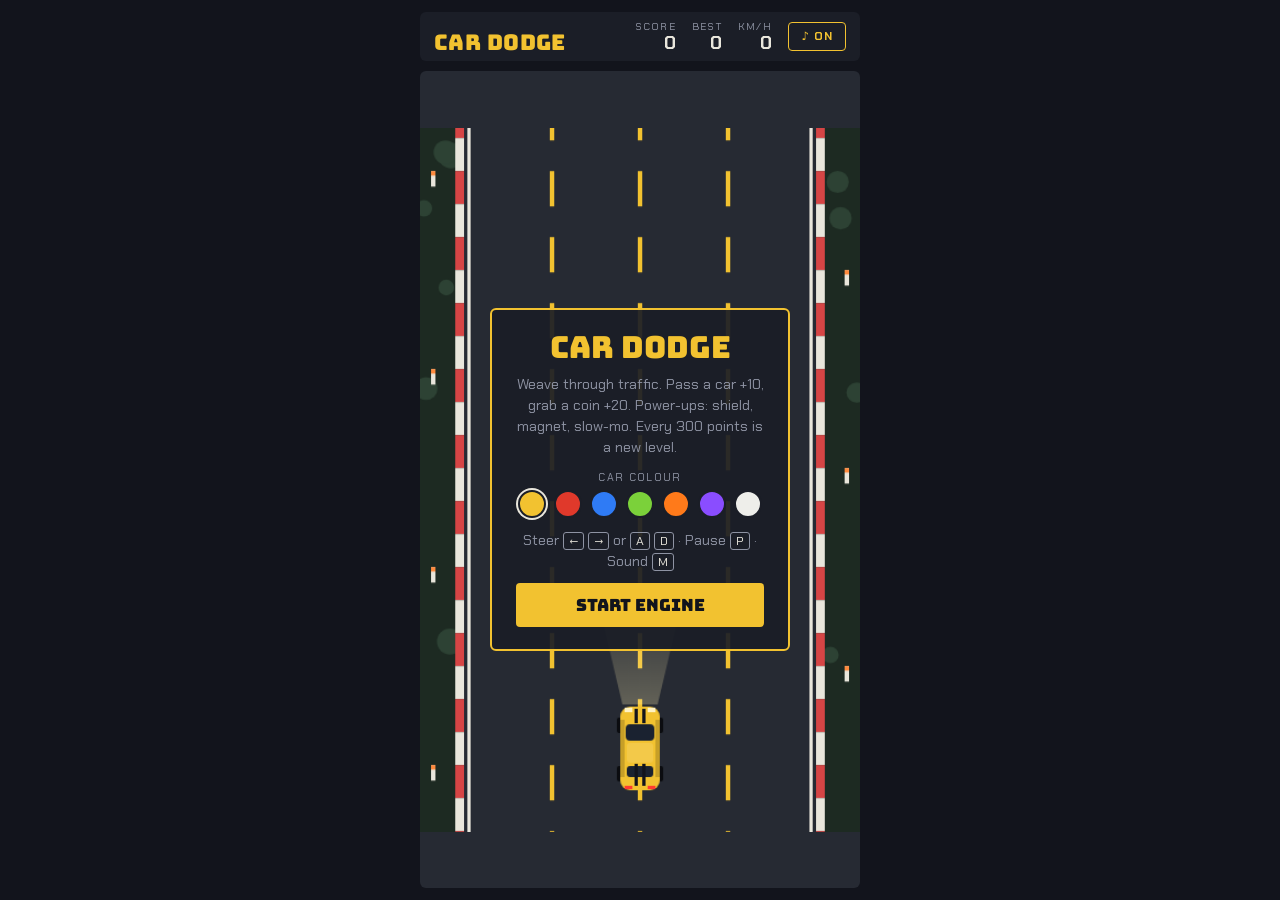
<file: index.html>
<!DOCTYPE html>
<html lang="en">
<head>
  <meta charset="utf-8">
  <meta name="viewport" content="width=device-width, initial-scale=1, viewport-fit=cover">
  <meta name="description" content="Car Dodge – a 2D car dodging arcade game built with HTML5 Canvas and JavaScript.">
  <title>Car Dodge</title>
  <link rel="preconnect" href="https://fonts.googleapis.com">
  <link rel="preconnect" href="https://fonts.gstatic.com" crossorigin>
  <link rel="stylesheet" href="https://fonts.googleapis.com/css2?family=Bungee&family=Chakra+Petch:wght@500;700&display=swap">
  <link rel="stylesheet" href="css/style.css">
</head>
<body>
  <div class="cabinet">
    <header class="hud">
      <h1>Car Dodge</h1>
      <div class="stat"><span>Score</span><b id="score">0</b></div>
      <div class="stat"><span>Best</span><b id="best">0</b></div>
      <div class="stat"><span>km/h</span><b id="kmh">0</b></div>
      <button class="sound" id="muteBtn" aria-pressed="true" aria-label="Sound">♪ ON</button>
    </header>

    <div class="stage">
      <canvas id="game" width="400" height="640" aria-label="Car Dodge road"></canvas>
      <div class="overlay">
        <div class="card" id="menu">
          <h2>Car Dodge</h2>
          <p>Weave through traffic. Pass a car +10, grab a coin +20. Power-ups: shield, magnet, slow-mo. Every 300 points is a new level.</p>
          <div class="picker" data-picker></div>
          <p class="keys-hint">Steer <kbd>←</kbd> <kbd>→</kbd> or <kbd>A</kbd> <kbd>D</kbd> · Pause <kbd>P</kbd> · Sound <kbd>M</kbd></p>
          <button id="startBtn">Start engine</button>
        </div>
        <div class="card" id="paused" hidden>
          <h2>Paused</h2>
          <button id="resumeBtn">Resume</button>
        </div>
        <div class="card crash" id="over" hidden>
          <h2>Crashed</h2>
          <div class="big" id="finalScore">0</div>
          <div class="newbest" id="newBest" hidden>New best score</div>
          <p id="overStats"></p>
          <div class="picker" data-picker></div>
          <button id="restartBtn">Drive again</button>
          <p class="keys-hint">or press <kbd>Space</kbd></p>
        </div>
      </div>
    </div>

    <div class="pedals">
      <button id="leftBtn" aria-label="Steer left">◀</button>
      <button id="rightBtn" aria-label="Steer right">▶</button>
    </div>
  </div>

  <script src="js/game.js"></script>
</body>
</html>
</file>
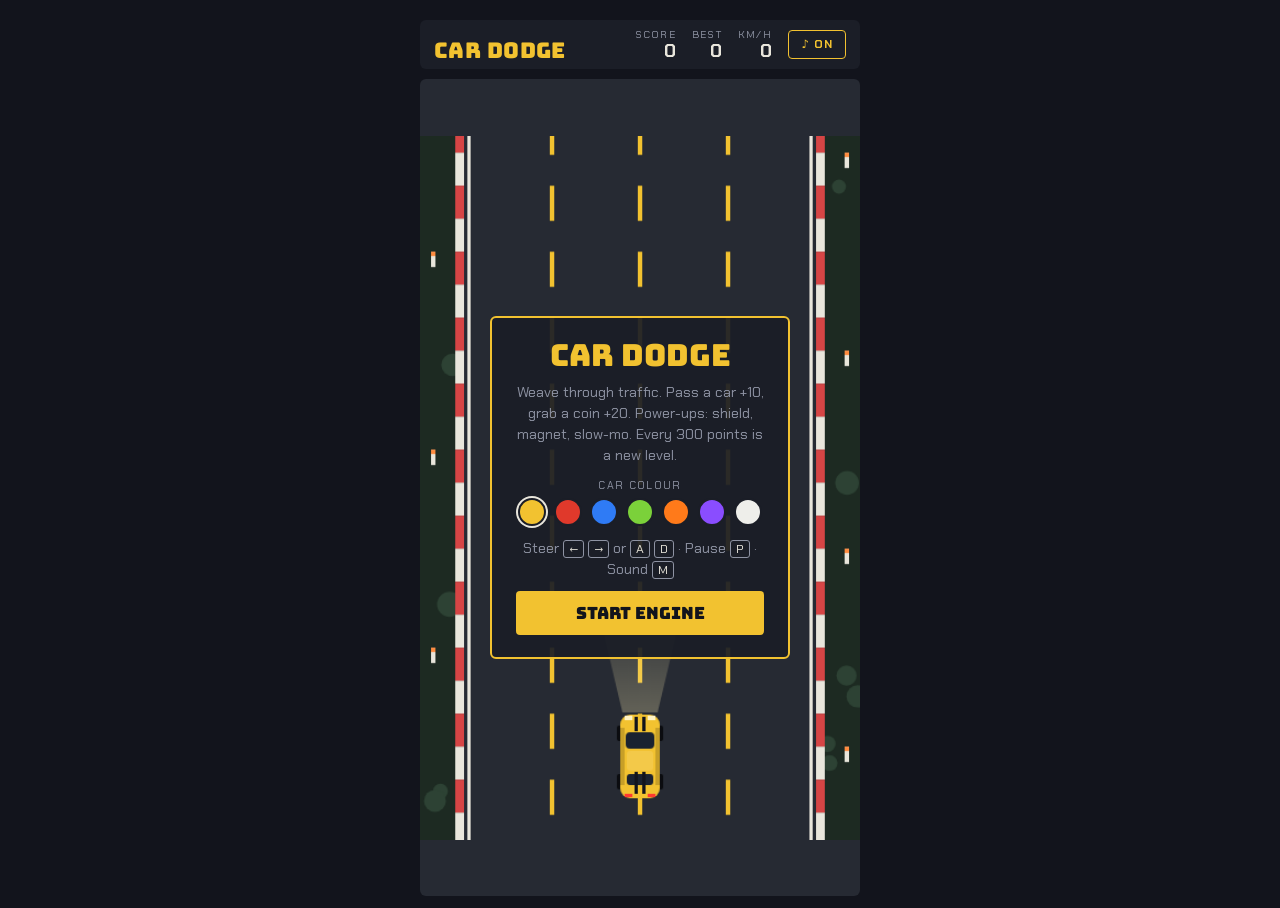
<file: CarDodge_standalone.html>
<!doctype html><html lang="en"><head><meta charset="utf-8"><meta name="viewport" content="width=device-width,initial-scale=1"></head><body>
<title>Car Dodge</title>
<meta name="claude:viewport-fit-sides" content="cover">
<link rel="preconnect" href="https://fonts.googleapis.com">
<link rel="stylesheet" href="https://fonts.googleapis.com/css2?family=Bungee&family=Chakra+Petch:wght@500;700&display=swap">
<style>
/* Layout: one-screen arcade cabinet — HUD strip, portrait road canvas, touch pedals underneath. Single deliberate night look. */
:root {
  --night: #12141c;        /* page ground */
  --asphalt: #262a33;      /* road surface */
  --panel: #1b1e27;        /* HUD + overlay panels */
  --line: #f2c230;         /* lane-marking amber, the accent */
  --chalk: #e9e6dc;        /* primary text */
  --dust: #8e93a3;         /* secondary text */
  --brake: #ff5b4a;        /* crash / danger */
  --display: "Bungee", "Impact", "Arial Black", sans-serif;
  --ui: "Chakra Petch", "Segoe UI", system-ui, sans-serif;
  color-scheme: dark;
}
html, body { height: 100%; }
[hidden] { display: none !important; }
body {
  background: var(--night);
  color: var(--chalk);
  font-family: var(--ui);
  padding-left: max(16px, env(safe-area-inset-left, 0px));
  padding-right: max(16px, env(safe-area-inset-right, 0px));
  padding-block: 12px;
  box-sizing: border-box;
  overflow: hidden;
  -webkit-user-select: none; user-select: none;
  touch-action: manipulation;
}
.cabinet {
  height: 100%;
  max-width: 440px;
  margin: 0 auto;
  display: flex;
  flex-direction: column;
  gap: 10px;
  min-height: 0;
}
.hud {
  display: grid;
  grid-template-columns: 1fr auto auto auto auto;
  align-items: end;
  gap: 16px;
  background: var(--panel);
  border-radius: 6px;
  padding: 8px 14px;
}
.hud h1 {
  margin: 0;
  font-family: var(--display);
  font-weight: 400;
  font-size: 1.35rem;
  line-height: 1;
  color: var(--line);
  letter-spacing: 0.02em;
}
.stat { display: flex; flex-direction: column; align-items: flex-end; min-width: 0; }
.stat span:first-child {
  font-size: 0.66rem; text-transform: uppercase; letter-spacing: 0.12em; color: var(--dust);
}
.stat b { font-size: 1.15rem; font-variant-numeric: tabular-nums; line-height: 1.1; }
.stage {
  position: relative;
  flex: 1;
  min-height: 0;
  display: flex;
  justify-content: center;
}
canvas {
  display: block;
  height: 100%;
  max-width: 100%;
  aspect-ratio: 400 / 640;
  object-fit: contain;
  border-radius: 6px;
  background: var(--asphalt);
  touch-action: none;
}
.overlay {
  position: absolute;
  inset: 0;
  display: grid;
  place-items: center;
  pointer-events: none;
}
.card {
  pointer-events: auto;
  background: color-mix(in srgb, var(--panel) 92%, transparent);
  border: 2px solid var(--line);
  border-radius: 6px;
  padding: 22px 24px;
  width: min(82%, 300px);
  box-sizing: border-box;
  text-align: center;
  display: flex;
  flex-direction: column;
  gap: 12px;
}
.card h2 {
  margin: 0;
  font-family: var(--display);
  font-weight: 400;
  font-size: 1.9rem;
  line-height: 1;
  text-wrap: balance;
  color: var(--line);
}
.card.crash { border-color: var(--brake); }
.card.crash h2 { color: var(--brake); }
.card p { margin: 0; color: var(--dust); line-height: 1.45; font-size: 0.9rem; }
.card .big { font-size: 2.4rem; font-weight: 700; color: var(--chalk); font-variant-numeric: tabular-nums; line-height: 1; }
.card .newbest { color: var(--line); font-weight: 700; letter-spacing: 0.1em; text-transform: uppercase; font-size: 0.8rem; }
kbd {
  font-family: var(--ui); font-size: 0.78rem; color: var(--chalk);
  border: 1px solid var(--dust); border-radius: 3px; padding: 0 5px;
}
button {
  font-family: var(--display);
  font-size: 1.05rem;
  background: var(--line);
  color: var(--night);
  border: 0;
  border-radius: 4px;
  padding: 11px 16px;
  cursor: pointer;
}
button:focus-visible { outline: 3px solid var(--chalk); outline-offset: 3px; }
button:active { transform: translateY(1px); }
.sound {
  align-self: center;
  font-family: var(--ui);
  font-weight: 700;
  font-size: 0.72rem;
  letter-spacing: 0.08em;
  background: transparent;
  color: var(--line);
  border: 1px solid var(--line);
  padding: 6px 8px;
  min-width: 58px;
}
.sound[aria-pressed="false"] { color: var(--dust); border-color: var(--dust); }
.picker { display: flex; flex-direction: column; gap: 6px; align-items: center; }
.picker-label { font-size: 0.68rem; text-transform: uppercase; letter-spacing: 0.12em; color: var(--dust); }
.swatches { display: flex; flex-wrap: wrap; justify-content: center; gap: 8px; }
.swatch {
  width: 28px; height: 28px; padding: 0;
  border-radius: 50%;
  border: 2px solid var(--panel);
  box-shadow: 0 0 0 2px transparent;
}
.swatch[aria-checked="true"] { box-shadow: 0 0 0 2px var(--chalk); }
.swatch:focus-visible { outline-offset: 4px; }
.pedals { display: none; gap: 10px; }
.pedals button {
  flex: 1;
  background: var(--panel);
  color: var(--chalk);
  font-size: 1.4rem;
  padding: 14px 0;
  border: 2px solid var(--dust);
  touch-action: none;
}
.pedals button.held { border-color: var(--line); color: var(--line); }
@media (pointer: coarse) { .pedals { display: flex; } .keys-hint { display: none; } }
@media (max-width: 380px) { .hud h1 { font-size: 1.05rem; } .hud { gap: 10px; } }
</style>

<div class="cabinet">
  <header class="hud">
    <h1>Car Dodge</h1>
    <div class="stat"><span>Score</span><b id="score">0</b></div>
    <div class="stat"><span>Best</span><b id="best">0</b></div>
    <div class="stat"><span>km/h</span><b id="kmh">0</b></div>
    <button class="sound" id="muteBtn" aria-pressed="true" aria-label="Sound">♪ ON</button>
  </header>

  <div class="stage">
    <canvas id="game" width="400" height="640" aria-label="Car Dodge road"></canvas>
    <div class="overlay">
      <div class="card" id="menu">
        <h2>Car Dodge</h2>
        <p>Weave through traffic. Pass a car +10, grab a coin +20. Power-ups: shield, magnet, slow-mo. Every 300 points is a new level.</p>
        <div class="picker" data-picker></div>
        <p class="keys-hint">Steer <kbd>←</kbd> <kbd>→</kbd> or <kbd>A</kbd> <kbd>D</kbd> · Pause <kbd>P</kbd> · Sound <kbd>M</kbd></p>
        <button id="startBtn">Start engine</button>
      </div>
      <div class="card" id="paused" hidden>
        <h2>Paused</h2>
        <button id="resumeBtn">Resume</button>
      </div>
      <div class="card crash" id="over" hidden>
        <h2>Crashed</h2>
        <div class="big" id="finalScore">0</div>
        <div class="newbest" id="newBest" hidden>New best score</div>
        <p id="overStats"></p>
        <div class="picker" data-picker></div>
        <button id="restartBtn">Drive again</button>
        <p class="keys-hint">or press <kbd>Space</kbd></p>
      </div>
    </div>
  </div>

  <div class="pedals">
    <button id="leftBtn" aria-label="Steer left">◀</button>
    <button id="rightBtn" aria-label="Steer right">▶</button>
  </div>
</div>

<script>
(() => {
  // ---------- Constants ----------
  const W = 400, H = 640;
  const ROAD_L = 40, ROAD_R = 360, LANES = 4, LANE_W = (ROAD_R - ROAD_L) / LANES;
  const CAR_W = 44, CAR_H = 80;
  const PALETTE = ['#3d8bfd', '#e8e6df', '#22b07d', '#c44dff', '#ff8a3d', '#5ac8e0', '#d64545'];

  const canvas = document.getElementById('game');
  const ctx = canvas.getContext('2d');
  const $ = id => document.getElementById(id);
  const ui = {
    score: $('score'), best: $('best'), kmh: $('kmh'),
    menu: $('menu'), paused: $('paused'), over: $('over'),
    finalScore: $('finalScore'), newBest: $('newBest'), overStats: $('overStats'),
  };

  // ---------- Sprite rendering (cars pre-drawn to offscreen canvases) ----------
  function roundRect(c, x, y, w, h, r) {
    c.beginPath();
    c.moveTo(x + r, y); c.arcTo(x + w, y, x + w, y + h, r); c.arcTo(x + w, y + h, x, y + h, r);
    c.arcTo(x, y + h, x, y, r); c.arcTo(x, y, x + w, y, r); c.closePath();
  }
  function makeCarSprite(body, isPlayer) {
    const s = document.createElement('canvas');
    s.width = CAR_W; s.height = CAR_H;
    const c = s.getContext('2d');
    // wheels
    c.fillStyle = '#0b0c10';
    [[1, 12], [CAR_W - 7, 12], [1, CAR_H - 24], [CAR_W - 7, CAR_H - 24]].forEach(([x, y]) => {
      roundRect(c, x, y, 6, 14, 2); c.fill();
    });
    // body
    c.fillStyle = body;
    roundRect(c, 4, 2, CAR_W - 8, CAR_H - 4, 9); c.fill();
    // side shading
    c.fillStyle = 'rgba(0,0,0,0.18)';
    c.fillRect(4, 14, 4, CAR_H - 28); c.fillRect(CAR_W - 8, 14, 4, CAR_H - 28);
    // windshield + rear window
    c.fillStyle = '#1a2230';
    roundRect(c, 9, 18, CAR_W - 18, 15, 4); c.fill();
    roundRect(c, 10, CAR_H - 24, CAR_W - 20, 10, 3); c.fill();
    // roof
    c.fillStyle = 'rgba(255,255,255,0.12)';
    roundRect(c, 10, 35, CAR_W - 20, 18, 3); c.fill();
    // headlights (front, top)
    c.fillStyle = '#fff3c4';
    c.fillRect(8, 3, 7, 4); c.fillRect(CAR_W - 15, 3, 7, 4);
    // tail-lights (rear, bottom)
    c.fillStyle = '#ff3b30';
    c.fillRect(8, CAR_H - 6, 7, 3); c.fillRect(CAR_W - 15, CAR_H - 6, 7, 3);
    if (isPlayer) {
      // racing stripes for the player car
      c.fillStyle = '#12141c';
      c.fillRect(CAR_W / 2 - 5, 4, 3, 13); c.fillRect(CAR_W / 2 + 2, 4, 3, 13);
      c.fillRect(CAR_W / 2 - 5, 54, 3, 20); c.fillRect(CAR_W / 2 + 2, 54, 3, 20);
    }
    return s;
  }
  // Player can choose a paint colour; traffic never uses a colour that looks like the player's.
  const PLAYER_COLORS = [
    { name: 'Taxi Yellow', hex: '#f2c230', avoid: [] },
    { name: 'Racing Red', hex: '#e0392b', avoid: ['#d64545', '#ff8a3d'] },
    { name: 'Electric Blue', hex: '#2f7bf5', avoid: ['#3d8bfd', '#5ac8e0'] },
    { name: 'Lime Green', hex: '#7bd13a', avoid: ['#22b07d'] },
    { name: 'Sunset Orange', hex: '#ff7a1a', avoid: ['#ff8a3d', '#d64545'] },
    { name: 'Midnight Purple', hex: '#8a4dff', avoid: ['#c44dff'] },
    { name: 'Pearl White', hex: '#eeeeea', avoid: ['#e8e6df'] },
  ];
  let playerColor = (() => { try { return localStorage.getItem('cardodge-color') || PLAYER_COLORS[0].hex; } catch { return PLAYER_COLORS[0].hex; } })();
  if (!PLAYER_COLORS.some(c => c.hex === playerColor)) playerColor = PLAYER_COLORS[0].hex;
  let playerSprite = makeCarSprite(playerColor, true);
  const trafficSprites = PALETTE.map(col => ({ col, sprite: makeCarSprite(col, false) }));
  function setPlayerColor(hex) {
    playerColor = hex;
    playerSprite = makeCarSprite(hex, true);
    try { localStorage.setItem('cardodge-color', hex); } catch {}
    document.querySelectorAll('.swatch').forEach(s => s.setAttribute('aria-checked', String(s.dataset.hex === hex)));
  }
  function randomTrafficSprite() {
    const avoid = PLAYER_COLORS.find(c => c.hex === playerColor)?.avoid || [];
    const pool = trafficSprites.filter(t => !avoid.includes(t.col));
    return pool[Math.floor(Math.random() * pool.length)].sprite;
  }

  // ---------- Levels: every 300 points moves to the next level (new scenery, faster, denser traffic) ----------
  const LEVEL_POINTS = 300;
  const LEVELS = [
    { name: 'Suburb',     verge: '#1d2a22', shrub: '#2d4234', speed: 280, gap: 1.00, double: 0.00 },
    { name: 'Highway',    verge: '#25291b', shrub: '#3b4527', speed: 340, gap: 0.90, double: 0.10 },
    { name: 'Desert',     verge: '#3b2f1e', shrub: '#5d4a2a', speed: 400, gap: 0.80, double: 0.15 },
    { name: 'Coast',      verge: '#1a2e37', shrub: '#2a4d5b', speed: 460, gap: 0.72, double: 0.20 },
    { name: 'Mountain',   verge: '#2a2a31', shrub: '#45464f', speed: 520, gap: 0.64, double: 0.25 },
    { name: 'City Night', verge: '#1c1a27', shrub: '#3b2f55', speed: 580, gap: 0.56, double: 0.30 },
    { name: 'Storm',      verge: '#141a1f', shrub: '#24313a', speed: 640, gap: 0.50, double: 0.35, rain: true },
    { name: 'Endless',    verge: '#27161a', shrub: '#4b2531', speed: 700, gap: 0.44, double: 0.40, rain: true },
  ];
  const Levels = {
    index: 0, banner: 0,
    reset() { this.index = 0; this.banner = 2.2; },
    get current() { return LEVELS[this.index]; },
    progress(score) { // 0..1 through the current level
      return this.index === LEVELS.length - 1 ? 1 : (score - this.index * LEVEL_POINTS) / LEVEL_POINTS;
    },
    update(score) {
      const idx = Math.min(LEVELS.length - 1, Math.floor(score / LEVEL_POINTS));
      if (idx > this.index) { this.index = idx; this.banner = 2.2; return true; }
      return false;
    },
    // speed ramps up inside a level too; the last level keeps getting faster
    speed(score) {
      const L = this.current;
      const within = this.index === LEVELS.length - 1 ? (score - this.index * LEVEL_POINTS) * 0.2 : this.progress(score) * 50;
      return Math.min(820, L.speed + within);
    },
  };

  // ---------- Sound manager (all audio synthesised live with the Web Audio API, no files) ----------
  const Sound = {
    ctx: null, master: null, music: null, sfx: null, noiseBuf: null,
    muted: (() => { try { return localStorage.getItem('cardodge-muted') === '1'; } catch { return false; } })(),
    engine: null, musicOn: false, timer: null, step: 0, nextTime: 0, bpm: 126,

    // Browsers only allow audio after a click/key press, so this runs from Start.
    init() {
      if (this.ctx) { if (this.ctx.state === 'suspended') this.ctx.resume(); return; }
      const AC = window.AudioContext || window.webkitAudioContext;
      if (!AC) return;
      this.ctx = new AC();
      this.master = this.ctx.createGain();
      this.master.gain.value = this.muted ? 0 : 0.8;
      this.master.connect(this.ctx.destination);
      this.music = this.ctx.createGain(); this.music.gain.value = 0.32; this.music.connect(this.master);
      this.sfx = this.ctx.createGain(); this.sfx.gain.value = 0.9; this.sfx.connect(this.master);
      // one second of white noise, reused for crash, hi-hats and snare
      this.noiseBuf = this.ctx.createBuffer(1, this.ctx.sampleRate, this.ctx.sampleRate);
      const d = this.noiseBuf.getChannelData(0);
      for (let i = 0; i < d.length; i++) d[i] = Math.random() * 2 - 1;
    },
    setMuted(m) {
      this.muted = m;
      try { localStorage.setItem('cardodge-muted', m ? '1' : '0'); } catch {}
      if (this.master) this.master.gain.setTargetAtTime(m ? 0 : 0.8, this.ctx.currentTime, 0.02);
    },
    midi(n) { return 440 * Math.pow(2, (n - 69) / 12); },

    // Building blocks: an enveloped oscillator and an enveloped, filtered noise burst
    tone(freq, dur, { type = 'square', vol = 0.15, at, to, dest } = {}) {
      if (!this.ctx) return;
      const t = at ?? this.ctx.currentTime;
      const o = this.ctx.createOscillator(), g = this.ctx.createGain();
      o.type = type;
      o.frequency.setValueAtTime(freq, t);
      if (to) o.frequency.exponentialRampToValueAtTime(to, t + dur);
      g.gain.setValueAtTime(0.0001, t);
      g.gain.exponentialRampToValueAtTime(vol, t + 0.008);
      g.gain.exponentialRampToValueAtTime(0.0001, t + dur);
      o.connect(g).connect(dest || this.sfx);
      o.start(t); o.stop(t + dur + 0.02);
    },
    noise(dur, { vol = 0.3, at, filter = 'lowpass', freq = 1000, to, dest } = {}) {
      if (!this.ctx) return;
      const t = at ?? this.ctx.currentTime;
      const src = this.ctx.createBufferSource(), f = this.ctx.createBiquadFilter(), g = this.ctx.createGain();
      src.buffer = this.noiseBuf;
      f.type = filter; f.frequency.setValueAtTime(freq, t);
      if (to) f.frequency.exponentialRampToValueAtTime(to, t + dur);
      g.gain.setValueAtTime(vol, t);
      g.gain.exponentialRampToValueAtTime(0.0001, t + dur);
      src.connect(f).connect(g).connect(dest || this.sfx);
      src.start(t, Math.random() * 0.5); src.stop(t + dur + 0.02);
    },

    // ----- Sound effects -----
    startJingle() {
      if (!this.ctx) return;
      const t = this.ctx.currentTime;
      [0, 0.16, 0.32].forEach((d, i) => this.tone(i < 2 ? 440 : 880, i < 2 ? 0.12 : 0.3, { at: t + d, vol: 0.12 }));
    },
    pass() { // car dodged: short rising two-note blip
      if (!this.ctx) return;
      const t = this.ctx.currentTime;
      this.tone(988, 0.07, { type: 'square', vol: 0.07, at: t });
      this.tone(1319, 0.1, { type: 'square', vol: 0.07, at: t + 0.06 });
    },
    levelUp() { // every 250 points: the traffic is getting faster
      if (!this.ctx) return;
      const t = this.ctx.currentTime;
      [72, 76, 79, 84].forEach((n, i) => this.tone(this.midi(n), 0.14, { type: 'triangle', vol: 0.14, at: t + i * 0.07 }));
    },
    crash() { // noise burst sweeping down + low thud + metal clang
      if (!this.ctx) return;
      this.noise(0.9, { vol: 0.7, freq: 4000, to: 120 });
      this.tone(140, 0.5, { type: 'sine', vol: 0.6, to: 35 });
      this.tone(620, 0.25, { type: 'sawtooth', vol: 0.08, to: 180 });
    },
    gameOver() { // descending "wah wah"
      if (!this.ctx) return;
      const t = this.ctx.currentTime;
      [67, 66, 65].forEach((n, i) => this.tone(this.midi(n), 0.22, { type: 'triangle', vol: 0.16, at: t + i * 0.24 }));
      this.tone(this.midi(64), 0.6, { type: 'triangle', vol: 0.16, at: t + 0.72, to: this.midi(58) });
    },
    coin() { // classic two-note coin pickup
      if (!this.ctx) return;
      const t = this.ctx.currentTime;
      this.tone(1568, 0.06, { type: 'square', vol: 0.06, at: t });
      this.tone(2093, 0.16, { type: 'square', vol: 0.06, at: t + 0.05 });
    },
    powerUp() { // rising sweep
      this.tone(330, 0.35, { type: 'triangle', vol: 0.18, to: 1320 });
      this.tone(495, 0.35, { type: 'square', vol: 0.04, to: 1980 });
    },
    powerDown() { this.tone(880, 0.25, { type: 'triangle', vol: 0.12, to: 220 }); },
    shieldHit() { // metallic clang + short crunch
      this.tone(1240, 0.3, { type: 'square', vol: 0.07, to: 620 });
      this.noise(0.25, { vol: 0.35, filter: 'bandpass', freq: 2500, to: 600 });
    },
    blip() { this.tone(660, 0.08, { type: 'square', vol: 0.08 }); },

    // ----- Engine: two detuned oscillators through a low-pass filter, pitch follows speed -----
    engineStart() {
      if (!this.ctx || this.engine) return;
      const t = this.ctx.currentTime;
      const a = this.ctx.createOscillator(), b = this.ctx.createOscillator();
      const f = this.ctx.createBiquadFilter(), g = this.ctx.createGain();
      a.type = 'sawtooth'; b.type = 'square'; b.detune.value = 8;
      f.type = 'lowpass'; f.frequency.value = 520;
      g.gain.setValueAtTime(0.0001, t); g.gain.exponentialRampToValueAtTime(0.05, t + 0.3);
      a.connect(f); b.connect(f); f.connect(g).connect(this.sfx);
      a.start(); b.start();
      this.engine = { a, b, f, g };
    },
    engineUpdate(speed, steer) {
      if (!this.engine) return;
      const t = this.ctx.currentTime;
      const hz = 42 + speed * 0.11 + Math.abs(steer) * 0.02;
      this.engine.a.frequency.setTargetAtTime(hz, t, 0.1);
      this.engine.b.frequency.setTargetAtTime(hz * 0.5, t, 0.1);
      this.engine.f.frequency.setTargetAtTime(380 + speed * 0.9, t, 0.1);
    },
    engineStop() {
      if (!this.engine) return;
      const { a, b, g } = this.engine, t = this.ctx.currentTime;
      g.gain.setTargetAtTime(0.0001, t, 0.05);
      a.stop(t + 0.3); b.stop(t + 0.3);
      this.engine = null;
    },

    // ----- Background music: a 4-bar chiptune loop (Am – F – C – G) played by a step sequencer -----
    CHORDS: [[57, 60, 64], [53, 57, 60], [60, 64, 67], [55, 59, 62]],
    musicStart() {
      if (!this.ctx || this.musicOn) return;
      this.musicOn = true;
      this.step = 0;
      this.nextTime = this.ctx.currentTime + 0.08;
      this.timer = setInterval(() => this.schedule(), 25);
    },
    musicStop() { this.musicOn = false; clearInterval(this.timer); },
    setTempo(speed) { this.bpm = 120 + Math.min(1, (speed - 280) / 480) * 36; }, // music speeds up with the traffic
    schedule() {
      // look-ahead scheduling keeps the beat steady even when frames are slow
      while (this.nextTime < this.ctx.currentTime + 0.12) {
        this.playStep(this.step, this.nextTime);
        this.nextTime += 60 / this.bpm / 4; // 16th notes
        this.step = (this.step + 1) % 64;
      }
    },
    playStep(s, at) {
      const chord = this.CHORDS[Math.floor(s / 16)], i = s % 16, M = this.music;
      // drums
      if (i % 4 === 0) this.tone(130, 0.14, { type: 'sine', vol: 0.55, at, to: 40, dest: M });
      if (i === 4 || i === 12) this.noise(0.12, { vol: 0.22, at, filter: 'bandpass', freq: 1800, dest: M });
      if (i % 2 === 1) this.noise(0.03, { vol: 0.09, at, filter: 'highpass', freq: 7000, dest: M });
      // bass
      if ([0, 3, 6, 8, 10, 14].includes(i)) this.tone(this.midi(chord[0] - 24 + (i === 10 ? 12 : 0)), 0.16, { type: 'triangle', vol: 0.32, at, dest: M });
      // arpeggio
      if (i % 2 === 0) this.tone(this.midi(chord[(i / 2) % 3] + 12), 0.11, { type: 'square', vol: 0.045, at, dest: M });
      // lead hook on the last two bars
      if (s >= 32 && (i === 0 || i === 6 || i === 12)) this.tone(this.midi(chord[2] + 12 + (i === 6 ? 2 : 0)), 0.2, { type: 'triangle', vol: 0.08, at, dest: M });
    },
  };

  // ---------- Score manager ----------
  const ScoreManager = {
    score: 0, distance: 0, dodged: 0, coins: 0, smashed: 0,
    best: (() => { try { return +localStorage.getItem('cardodge-best') || 0; } catch { return 0; } })(),
    reset() { this.score = 0; this.distance = 0; this.dodged = 0; this.coins = 0; this.smashed = 0; },
    addDistance(px) { this.distance += px; this.score += px / 40; },
    addDodge() { this.dodged++; this.score += 10; },
    addCoin() { this.coins++; this.score += 20; },
    addSmash() { this.smashed++; this.score += 15; },
    commitBest() {
      const s = Math.floor(this.score);
      if (s > this.best) {
        this.best = s;
        try { localStorage.setItem('cardodge-best', String(s)); } catch {}
        return true;
      }
      return false;
    },
  };

  // ---------- Player ----------
  const Player = {
    x: 0, y: H - CAR_H - 36, vx: 0, tilt: 0,
    MAX_V: 430, ACCEL: 2600, FRICTION: 2200,
    reset() { this.x = ROAD_L + LANE_W * 1.5 - CAR_W / 2 + LANE_W / 2; this.vx = 0; this.tilt = 0; },
    update(dt, dir) {
      if (dir) this.vx += dir * this.ACCEL * dt;
      else {
        const f = this.FRICTION * dt;
        this.vx = Math.abs(this.vx) <= f ? 0 : this.vx - Math.sign(this.vx) * f;
      }
      this.vx = Math.max(-this.MAX_V, Math.min(this.MAX_V, this.vx));
      this.x += this.vx * dt;
      const minX = ROAD_L + 4, maxX = ROAD_R - CAR_W - 4;
      if (this.x < minX) { this.x = minX; this.vx = 0; }
      if (this.x > maxX) { this.x = maxX; this.vx = 0; }
      this.tilt = (this.vx / this.MAX_V) * 0.16; // rotation transform while steering
    },
    draw() {
      ctx.save();
      ctx.translate(this.x + CAR_W / 2, this.y + CAR_H / 2);
      ctx.rotate(this.tilt);
      // headlight beams
      const g = ctx.createLinearGradient(0, -CAR_H / 2, 0, -CAR_H / 2 - 110);
      g.addColorStop(0, 'rgba(255,240,180,0.28)'); g.addColorStop(1, 'rgba(255,240,180,0)');
      ctx.fillStyle = g;
      ctx.beginPath();
      ctx.moveTo(-16, -CAR_H / 2); ctx.lineTo(16, -CAR_H / 2);
      ctx.lineTo(42, -CAR_H / 2 - 110); ctx.lineTo(-42, -CAR_H / 2 - 110); ctx.closePath(); ctx.fill();
      ctx.drawImage(playerSprite, -CAR_W / 2, -CAR_H / 2);
      ctx.restore();
    },
    hitbox() { return { x: this.x + 6, y: this.y + 5, w: CAR_W - 12, h: CAR_H - 10 }; },
  };

  // ---------- Obstacle manager ----------
  const ObstacleManager = {
    list: [], timer: 0,
    reset() { this.list = []; this.timer = 0.6; },
    laneX(l) { return ROAD_L + l * LANE_W + (LANE_W - CAR_W) / 2; },
    spawnInterval() { return Levels.current.gap; },
    spawn(score) {
      // lanes already used by cars that just entered — never block every lane
      const recent = new Set(this.list.filter(o => o.y < 120).map(o => o.lane));
      // don't drop a car straight onto coins or a power-up that just appeared
      const pickupLanes = new Set(Pickups.list.filter(p => p.y < 60).map(p => p.lane));
      const free = [];
      for (let l = 0; l < LANES; l++) if (!recent.has(l) && !pickupLanes.has(l)) free.push(l);
      if (recent.size >= LANES - 1 || free.length === 0) return;
      const count = Math.random() < Levels.current.double && free.length > 1 && recent.size === 0 ? 2 : 1;
      for (let i = 0; i < count; i++) {
        const idx = Math.floor(Math.random() * free.length);
        const lane = free.splice(idx, 1)[0];
        this.list.push({
          lane, x: this.laneX(lane) + (Math.random() * 10 - 5), y: -CAR_H - Math.random() * 30,
          rel: 0.55 + Math.random() * 0.25, sprite: randomTrafficSprite(),
          passed: false,
        });
      }
    },
    update(dt, speed, score) {
      this.timer -= dt;
      if (this.timer <= 0) { this.spawn(score); this.timer = this.spawnInterval(score) * (0.75 + Math.random() * 0.5); }
      // keep cars in the same lane from overlapping: a car can't close on the one in front of it
      this.list.sort((a, b) => b.y - a.y);
      for (const o of this.list) {
        let v = speed * o.rel;
        o.y += v * dt;
        const ahead = this.list.find(p => p !== o && p.lane === o.lane && p.y > o.y);
        if (ahead && ahead.y - o.y < CAR_H + 18) { o.y = ahead.y - CAR_H - 18; o.rel = ahead.rel; }
        if (!o.passed && o.y > Player.y + CAR_H) { o.passed = true; ScoreManager.addDodge(); Sound.pass(); popups.push({ x: o.x + CAR_W / 2, y: Player.y - 10, t: 0.8 }); }
      }
      this.list = this.list.filter(o => o.y < H + 20);
    },
    draw() { for (const o of this.list) ctx.drawImage(o.sprite, o.x, o.y); },
  };

  // ---------- Collision system (AABB) ----------
  const Collision = {
    overlap(a, b) { return a.x < b.x + b.w && a.x + a.w > b.x && a.y < b.y + b.h && a.y + a.h > b.y; },
    check() {
      const p = Player.hitbox();
      return ObstacleManager.list.find(o => this.overlap(p, { x: o.x + 5, y: o.y + 4, w: CAR_W - 10, h: CAR_H - 8 }));
    },
  };

  // ---------- Power-ups and coins ----------
  // Coins: +20 points each. Power-ups last a few seconds:
  //   shield  – smash through traffic instead of crashing
  //   magnet  – pulls nearby coins towards the car
  //   slow    – slow motion, the whole road slows down
  const POWERS = {
    shield: { label: 'SHIELD', color: '#4fc3ff', time: 6 },
    magnet: { label: 'MAGNET', color: '#ff5b7a', time: 8 },
    slow:   { label: 'SLOW-MO', color: '#7bd13a', time: 5 },
  };
  const Power = {
    shield: 0, magnet: 0, slow: 0,
    reset() { this.shield = this.magnet = this.slow = 0; },
    give(type) { this[type] = POWERS[type].time; },
    update(dt) {
      for (const k of Object.keys(POWERS)) {
        if (this[k] > 0) { this[k] -= dt; if (this[k] <= 0) { this[k] = 0; Sound.powerDown(); } }
      }
    },
    speedFactor() { return this.slow > 0 ? 0.55 : 1; },
  };

  const Pickups = {
    list: [], coinTimer: 0, powerTimer: 0, spin: 0,
    reset() { this.list = []; this.coinTimer = 1.5; this.powerTimer = 7 + Math.random() * 4; },
    laneCenter(l) { return ROAD_L + l * LANE_W + LANE_W / 2; },
    freeLane() {
      // a lane with no traffic near the top of the screen
      const busy = new Set(ObstacleManager.list.filter(o => o.y < 160).map(o => o.lane));
      const lanes = [0, 1, 2, 3].filter(l => !busy.has(l));
      return lanes.length ? lanes[Math.floor(Math.random() * lanes.length)] : -1;
    },
    update(dt, speed) {
      this.spin += dt * 5;
      this.coinTimer -= dt; this.powerTimer -= dt;
      if (this.coinTimer <= 0) {
        const lane = this.freeLane();
        if (lane >= 0) { // a trail of 3–6 coins down one lane
          const n = 3 + Math.floor(Math.random() * 4);
          for (let i = 0; i < n; i++) this.list.push({ type: 'coin', lane, x: this.laneCenter(lane), y: -20 - i * 46, r: 11 });
        }
        this.coinTimer = 2 + Math.random() * 2;
      }
      if (this.powerTimer <= 0) {
        const lane = this.freeLane();
        if (lane >= 0) {
          const types = Object.keys(POWERS);
          this.list.push({ type: types[Math.floor(Math.random() * types.length)], lane, x: this.laneCenter(lane), y: -30, r: 16 });
        }
        this.powerTimer = 9 + Math.random() * 6;
      }
      const px = Player.x + CAR_W / 2, py = Player.y + CAR_H / 2;
      for (const p of this.list) {
        p.y += speed * dt; // pickups sit on the road, so they move with it
        if (p.type === 'coin' && Power.magnet > 0) {
          const dx = px - p.x, dy = py - p.y, d = Math.hypot(dx, dy);
          if (d < 190 && d > 1) { const pull = 520 * dt; p.x += dx / d * pull; p.y += dy / d * pull; }
        }
        // circle vs rectangle collision with the player car
        const hb = Player.hitbox();
        const cx = Math.max(hb.x, Math.min(p.x, hb.x + hb.w)), cy = Math.max(hb.y, Math.min(p.y, hb.y + hb.h));
        if (Math.hypot(p.x - cx, p.y - cy) < p.r) {
          p.taken = true;
          if (p.type === 'coin') {
            ScoreManager.addCoin(); Sound.coin();
            popups.push({ x: p.x, y: p.y, t: 0.7, text: '+20' });
          } else {
            Power.give(p.type); Sound.powerUp();
            popups.push({ x: p.x, y: p.y, t: 1, text: POWERS[p.type].label, color: POWERS[p.type].color });
          }
        }
      }
      this.list = this.list.filter(p => !p.taken && p.y < H + 30);
    },
    drawCoin(p) {
      const sx = Math.abs(Math.cos(this.spin + p.y * 0.02)) * 0.85 + 0.15; // spinning: scale the x axis
      ctx.save();
      ctx.translate(p.x, p.y); ctx.scale(sx, 1);
      ctx.fillStyle = '#b8860b'; ctx.beginPath(); ctx.arc(0, 0, p.r, 0, Math.PI * 2); ctx.fill();
      ctx.fillStyle = '#ffd54a'; ctx.beginPath(); ctx.arc(0, 0, p.r - 2.5, 0, Math.PI * 2); ctx.fill();
      ctx.fillStyle = '#b8860b'; ctx.fillRect(-1.5, -6, 3, 12);
      ctx.restore();
    },
    drawPower(p) {
      const c = POWERS[p.type].color, pulse = 1 + Math.sin(this.spin * 1.4) * 0.08;
      ctx.save();
      ctx.translate(p.x, p.y); ctx.scale(pulse, pulse);
      ctx.fillStyle = c; ctx.globalAlpha = 0.25;
      ctx.beginPath(); ctx.arc(0, 0, p.r + 7, 0, Math.PI * 2); ctx.fill();
      ctx.globalAlpha = 1;
      ctx.fillStyle = '#12141c'; ctx.beginPath(); ctx.arc(0, 0, p.r, 0, Math.PI * 2); ctx.fill();
      ctx.strokeStyle = c; ctx.lineWidth = 3; ctx.stroke();
      ctx.fillStyle = c; ctx.strokeStyle = c; ctx.lineWidth = 3;
      if (p.type === 'shield') {
        ctx.beginPath(); ctx.moveTo(0, -9); ctx.lineTo(8, -5); ctx.lineTo(7, 3); ctx.lineTo(0, 9); ctx.lineTo(-7, 3); ctx.lineTo(-8, -5); ctx.closePath(); ctx.fill();
      } else if (p.type === 'magnet') {
        ctx.beginPath(); ctx.arc(0, -1, 6, Math.PI, 0, false); ctx.moveTo(6, -1); ctx.lineTo(6, 7); ctx.moveTo(-6, -1); ctx.lineTo(-6, 7); ctx.stroke();
        ctx.fillStyle = '#e9e6dc'; ctx.fillRect(-7.5, 5, 3, 3); ctx.fillRect(4.5, 5, 3, 3);
      } else { // slow-mo clock
        ctx.lineWidth = 2; ctx.beginPath(); ctx.arc(0, 0, 8, 0, Math.PI * 2); ctx.stroke();
        ctx.beginPath(); ctx.moveTo(0, 0); ctx.lineTo(0, -5); ctx.moveTo(0, 0); ctx.lineTo(4, 2); ctx.stroke();
      }
      ctx.restore();
    },
    draw() { for (const p of this.list) p.type === 'coin' ? this.drawCoin(p) : this.drawPower(p); },
  };

  // Cars knocked away by the shield spin off the road
  let wrecks = [];
  function smash(o) {
    ObstacleManager.list = ObstacleManager.list.filter(x => x !== o);
    const dir = (o.x + CAR_W / 2) < (Player.x + CAR_W / 2) ? -1 : 1;
    wrecks.push({ sprite: o.sprite, x: o.x + CAR_W / 2, y: o.y + CAR_H / 2, vx: dir * (260 + Math.random() * 120), vy: -120, rot: 0, vr: dir * 9, t: 0.9 });
    burst(o.x + CAR_W / 2, o.y + CAR_H - 6);
    ScoreManager.addSmash(); Sound.shieldHit();
    popups.push({ x: o.x + CAR_W / 2, y: o.y + CAR_H / 2, t: 0.8, text: '+15', color: POWERS.shield.color });
  }
  function drawWrecks(dt) {
    wrecks = wrecks.filter(w => (w.t -= dt) > 0);
    for (const w of wrecks) {
      w.x += w.vx * dt; w.y += w.vy * dt; w.rot += w.vr * dt;
      ctx.save(); ctx.globalAlpha = Math.min(1, w.t * 2);
      ctx.translate(w.x, w.y); ctx.rotate(w.rot);
      ctx.drawImage(w.sprite, -CAR_W / 2, -CAR_H / 2);
      ctx.restore();
    }
  }
  function drawShieldBubble() {
    if (Power.shield <= 0) return;
    // flashes during the last 1.5 s so the player knows it's ending
    if (Power.shield < 1.5 && Math.floor(Power.shield * 8) % 2 === 0) return;
    const cx = Player.x + CAR_W / 2, cy = Player.y + CAR_H / 2;
    ctx.save();
    ctx.translate(cx, cy); ctx.scale(1, 1.55);
    ctx.fillStyle = 'rgba(79,195,255,0.16)'; ctx.strokeStyle = 'rgba(79,195,255,0.85)'; ctx.lineWidth = 2;
    ctx.beginPath(); ctx.arc(0, 0, 36, 0, Math.PI * 2); ctx.fill(); ctx.stroke();
    ctx.restore();
  }
  // Active power-up timers, shown under the level bar
  function drawPowerHud() {
    let x = ROAD_L + 8;
    ctx.font = '700 11px "Chakra Petch", sans-serif'; ctx.textAlign = 'left';
    for (const [k, P] of Object.entries(POWERS)) {
      if (Power[k] <= 0) continue;
      ctx.fillStyle = 'rgba(18,20,28,0.78)'; ctx.fillRect(x, 44, 92, 22);
      ctx.fillStyle = P.color; ctx.fillText(P.label, x + 7, 59);
      ctx.fillStyle = '#3a3f4b'; ctx.fillRect(x + 60, 52, 26, 5);
      ctx.fillStyle = P.color; ctx.fillRect(x + 60, 52, 26 * Power[k] / P.time, 5);
      x += 98;
    }
  }

  // ---------- Scrolling road ----------
  let roadOffset = 0;
  const posts = Array.from({ length: 8 }, (_, i) => ({ y: i * 90, side: i % 2 }));
  const shrubs = Array.from({ length: 10 }, () => ({ x: Math.random() * 30 + 2, y: Math.random() * H, r: 5 + Math.random() * 7, side: Math.random() < 0.5 ? 0 : 1 }));
  function drawRoad(dt, speed) {
    roadOffset = (roadOffset + speed * dt) % 60;
    // verge
    const L = Levels.current;
    ctx.fillStyle = L.verge; ctx.fillRect(0, 0, W, H);
    // shrubs scroll with the road
    for (const s of shrubs) {
      s.y += speed * dt; if (s.y > H + 20) { s.y = -20; s.x = Math.random() * 30 + 2; }
      ctx.fillStyle = L.shrub;
      ctx.beginPath(); ctx.arc(s.side ? W - s.x : s.x, s.y, s.r, 0, Math.PI * 2); ctx.fill();
    }
    // asphalt
    ctx.fillStyle = '#262a33'; ctx.fillRect(ROAD_L, 0, ROAD_R - ROAD_L, H);
    // rumble strips
    for (let y = -60 + roadOffset; y < H; y += 60) {
      ctx.fillStyle = '#d64545'; ctx.fillRect(ROAD_L - 8, y, 8, 30); ctx.fillRect(ROAD_R, y, 8, 30);
      ctx.fillStyle = '#e9e6dc'; ctx.fillRect(ROAD_L - 8, y + 30, 8, 30); ctx.fillRect(ROAD_R, y + 30, 8, 30);
    }
    // edge lines
    ctx.fillStyle = '#e9e6dc'; ctx.fillRect(ROAD_L + 3, 0, 3, H); ctx.fillRect(ROAD_R - 6, 0, 3, H);
    // dashed lane markings
    ctx.fillStyle = '#f2c230';
    for (let l = 1; l < LANES; l++) {
      const x = ROAD_L + l * LANE_W - 2;
      for (let y = -60 + roadOffset; y < H; y += 60) ctx.fillRect(x, y, 4, 32);
    }
    // reflector posts
    for (const p of posts) {
      p.y += speed * dt; if (p.y > H) p.y -= 8 * 90;
      ctx.fillStyle = '#e9e6dc'; ctx.fillRect(p.side ? W - 14 : 10, p.y, 4, 14);
      ctx.fillStyle = '#ff8a3d'; ctx.fillRect(p.side ? W - 14 : 10, p.y, 4, 4);
    }
  }

  // ---------- Effects ----------
  let sparks = [], popups = [], shake = 0;
  function burst(x, y) {
    for (let i = 0; i < 40; i++) {
      const a = Math.random() * Math.PI * 2, v = 80 + Math.random() * 280;
      sparks.push({ x, y, vx: Math.cos(a) * v, vy: Math.sin(a) * v, t: 0.4 + Math.random() * 0.5 });
    }
  }
  function drawEffects(dt) {
    sparks = sparks.filter(s => (s.t -= dt) > 0);
    for (const s of sparks) {
      s.x += s.vx * dt; s.y += s.vy * dt; s.vx *= 0.94; s.vy *= 0.94;
      ctx.fillStyle = s.t > 0.3 ? '#ffd76a' : '#ff5b4a';
      ctx.fillRect(s.x, s.y, 3, 3);
    }
    popups = popups.filter(p => (p.t -= dt) > 0);
    ctx.font = '700 16px "Chakra Petch", sans-serif'; ctx.textAlign = 'center';
    for (const p of popups) {
      ctx.globalAlpha = Math.min(1, p.t * 2);
      ctx.fillStyle = p.color || '#f2c230';
      ctx.fillText(p.text || '+10', p.x, p.y - Math.max(0, 1 - p.t) * 40);
    }
    ctx.globalAlpha = 1;
  }

  // Rain streaks for the Storm and Endless levels
  const drops = Array.from({ length: 70 }, () => ({ x: Math.random() * W, y: Math.random() * H, l: 10 + Math.random() * 14 }));
  function drawRain(dt) {
    ctx.strokeStyle = 'rgba(180,200,230,0.35)'; ctx.lineWidth = 1.5;
    ctx.beginPath();
    for (const d of drops) {
      d.y += 900 * dt; d.x -= 120 * dt;
      if (d.y > H) { d.y = -d.l; d.x = Math.random() * (W + 60); }
      ctx.moveTo(d.x, d.y); ctx.lineTo(d.x - d.l * 0.13, d.y + d.l);
    }
    ctx.stroke();
  }

  // Level name + progress bar at the top of the road, and a big banner when a level starts
  function drawLevelHud(dt) {
    const L = Levels.current, n = Levels.index + 1;
    ctx.fillStyle = 'rgba(18,20,28,0.78)';
    ctx.fillRect(ROAD_L + 8, 8, ROAD_R - ROAD_L - 16, 30);
    ctx.font = '700 13px "Chakra Petch", sans-serif';
    ctx.textAlign = 'left'; ctx.fillStyle = '#e9e6dc';
    ctx.fillText(`LEVEL ${n} · ${L.name.toUpperCase()}`, ROAD_L + 16, 27);
    const barX = ROAD_L + 186, barW = 62;
    ctx.fillStyle = '#3a3f4b'; ctx.fillRect(barX, 19, barW, 6);
    ctx.fillStyle = '#f2c230'; ctx.fillRect(barX, 19, barW * Math.max(0, Math.min(1, Levels.progress(ScoreManager.score))), 6);
    // coin counter
    ctx.fillStyle = '#ffd54a'; ctx.beginPath(); ctx.arc(ROAD_R - 52, 22, 6, 0, Math.PI * 2); ctx.fill();
    ctx.fillStyle = '#e9e6dc'; ctx.textAlign = 'right';
    ctx.fillText(String(ScoreManager.coins), ROAD_R - 16, 27);
    drawPowerHud();

    if (Levels.banner > 0 && Game.state === 'playing') {
      Levels.banner -= dt;
      const a = Math.min(1, Levels.banner / 0.5, (2.2 - Levels.banner) / 0.25);
      ctx.globalAlpha = Math.max(0, a);
      ctx.fillStyle = 'rgba(18,20,28,0.85)'; ctx.fillRect(0, H / 2 - 62, W, 104);
      ctx.textAlign = 'center';
      ctx.fillStyle = '#f2c230'; ctx.font = '40px "Bungee", Impact, sans-serif';
      ctx.fillText(`LEVEL ${n}`, W / 2, H / 2 - 10);
      ctx.fillStyle = '#e9e6dc'; ctx.font = '700 18px "Chakra Petch", sans-serif';
      ctx.fillText(n === 1 ? L.name : `${L.name} · traffic speeds up`, W / 2, H / 2 + 22);
      ctx.globalAlpha = 1;
    }
  }

  // ---------- Input ----------
  const keys = { left: false, right: false };
  const touch = { left: false, right: false };
  const KEYMAP = { ArrowLeft: 'left', KeyA: 'left', ArrowRight: 'right', KeyD: 'right' };
  addEventListener('keydown', e => {
    if (KEYMAP[e.code]) { keys[KEYMAP[e.code]] = true; e.preventDefault(); }
    if (e.code === 'KeyM') toggleMute();
    if ((e.code === 'KeyP' || e.code === 'Escape') && (Game.state === 'playing' || Game.state === 'paused')) Game.togglePause();
    if ((e.code === 'Space' || e.code === 'Enter') && Game.state !== 'playing' && document.activeElement?.tagName !== 'BUTTON') { e.preventDefault(); Game.state === 'paused' ? Game.togglePause() : Game.start(); }
  });
  addEventListener('keyup', e => { if (KEYMAP[e.code]) keys[KEYMAP[e.code]] = false; });
  addEventListener('blur', () => { keys.left = keys.right = touch.left = touch.right = false; if (Game.state === 'playing') Game.togglePause(); });

  function holdButton(btn, side) {
    const on = e => { e.preventDefault(); touch[side] = true; btn.classList.add('held'); };
    const off = () => { touch[side] = false; btn.classList.remove('held'); };
    btn.addEventListener('pointerdown', on);
    ['pointerup', 'pointercancel', 'pointerleave'].forEach(ev => btn.addEventListener(ev, off));
  }
  holdButton($('leftBtn'), 'left');
  holdButton($('rightBtn'), 'right');
  // press and hold either half of the road to steer
  const canvasTouch = new Map();
  function sideFromEvent(e) { const r = canvas.getBoundingClientRect(); return (e.clientX - r.left) < r.width / 2 ? 'left' : 'right'; }
  function syncCanvasTouch() { const v = [...canvasTouch.values()]; touch.left = v.includes('left'); touch.right = v.includes('right'); }
  canvas.addEventListener('pointerdown', e => { canvasTouch.set(e.pointerId, sideFromEvent(e)); syncCanvasTouch(); });
  canvas.addEventListener('pointermove', e => { if (canvasTouch.has(e.pointerId)) { canvasTouch.set(e.pointerId, sideFromEvent(e)); syncCanvasTouch(); } });
  ['pointerup', 'pointercancel', 'pointerleave'].forEach(ev => canvas.addEventListener(ev, e => { canvasTouch.delete(e.pointerId); syncCanvasTouch(); }));

  function inputDir() {
    const l = keys.left || touch.left, r = keys.right || touch.right;
    return (r ? 1 : 0) - (l ? 1 : 0);
  }

  // ---------- Game manager (state machine: menu → playing ⇄ paused → over) ----------
  const Game = {
    state: 'menu', speed: 0, time: 0,
    baseSpeed() { return Levels.speed(ScoreManager.score); },
    showOnly(card) { [ui.menu, ui.paused, ui.over].forEach(c => c.hidden = c !== card); },
    start() {
      ScoreManager.reset(); Player.reset(); ObstacleManager.reset(); Pickups.reset(); Power.reset(); wrecks = [];
      sparks = []; popups = []; shake = 0; this.time = 0; Levels.reset();
      this.speed = this.baseSpeed();
      this.state = 'playing'; this.showOnly(null);
      Sound.init(); Sound.startJingle(); Sound.engineStart(); Sound.setTempo(this.speed); Sound.musicStart();
      canvas.focus?.();
    },
    togglePause() {
      if (this.state === 'playing') {
        this.state = 'paused'; this.showOnly(ui.paused); $('resumeBtn').focus();
        Sound.musicStop(); Sound.engineStop(); Sound.blip();
      } else if (this.state === 'paused') {
        this.state = 'playing'; this.showOnly(null);
        Sound.init(); Sound.blip(); Sound.engineStart(); Sound.musicStart();
      }
    },
    crash(o) {
      this.state = 'over';
      burst(Player.x + CAR_W / 2, Player.y + 4);
      shake = 0.45;
      Sound.engineStop(); Sound.musicStop(); Sound.crash();
      setTimeout(() => Sound.gameOver(), 600);
      const isBest = ScoreManager.commitBest();
      ui.finalScore.textContent = Math.floor(ScoreManager.score);
      ui.newBest.hidden = !isBest;
      ui.overStats.textContent = `Level ${Levels.index + 1} · ${Levels.current.name} · ${ScoreManager.dodged} ${ScoreManager.dodged === 1 ? 'car' : 'cars'} passed · ${ScoreManager.coins} ${ScoreManager.coins === 1 ? 'coin' : 'coins'} · ${ScoreManager.smashed ? ScoreManager.smashed + ' smashed · ' : ''}${(ScoreManager.distance / 4000).toFixed(2)} km · top speed ${Math.round(this.speed / 3)} km/h`;
      setTimeout(() => { if (this.state === 'over') { this.showOnly(ui.over); $('restartBtn').focus(); } }, 650);
    },
    update(dt) {
      if (this.state === 'playing') {
        this.time += dt;
        this.speed = this.baseSpeed();
        Player.update(dt, inputDir());
        const worldSpeed = this.speed * Power.speedFactor(); // slow-mo slows the whole road
        Power.update(dt);
        ObstacleManager.update(dt, worldSpeed, ScoreManager.score);
        Pickups.update(dt, worldSpeed);
        ScoreManager.addDistance(worldSpeed * dt);
        Sound.engineUpdate(this.speed, Player.vx);
        Sound.setTempo(this.speed);
        if (Levels.update(ScoreManager.score)) Sound.levelUp();
        const hit = Collision.check();
        if (hit && Power.shield > 0) smash(hit);
        else if (hit) this.crash(hit);
      }
    },
    render(dt) {
      const scroll = this.state === 'playing' ? this.speed * Power.speedFactor() : this.state === 'menu' ? 180 : 0;
      ctx.save();
      if (shake > 0) { shake -= dt; ctx.translate((Math.random() - 0.5) * 14 * shake / 0.45, (Math.random() - 0.5) * 14 * shake / 0.45); }
      drawRoad(dt, scroll);
      if (this.state !== 'menu') { Pickups.draw(); ObstacleManager.draw(); drawWrecks(dt); }
      Player.draw();
      drawShieldBubble();
      if (Levels.current.rain) drawRain(dt);
      drawEffects(dt);
      ctx.restore();
      if (this.state !== 'menu') drawLevelHud(dt);
      ui.score.textContent = Math.floor(ScoreManager.score);
      ui.best.textContent = Math.max(ScoreManager.best, this.state === 'playing' ? Math.floor(ScoreManager.score) : 0);
      ui.kmh.textContent = this.state === 'playing' ? Math.round(this.speed / 3) : 0;
    },
  };

  $('startBtn').addEventListener('click', () => Game.start());
  $('restartBtn').addEventListener('click', () => Game.start());
  $('resumeBtn').addEventListener('click', () => Game.togglePause());

  // Car colour picker, shown on the start screen and the crash screen
  document.querySelectorAll('[data-picker]').forEach(host => {
    const label = document.createElement('span');
    label.className = 'picker-label';
    label.textContent = 'Car colour';
    const row = document.createElement('div');
    row.className = 'swatches'; row.setAttribute('role', 'radiogroup'); row.setAttribute('aria-label', 'Car colour');
    for (const c of PLAYER_COLORS) {
      const b = document.createElement('button');
      b.className = 'swatch'; b.dataset.hex = c.hex; b.title = c.name;
      b.setAttribute('role', 'radio'); b.setAttribute('aria-label', c.name);
      b.style.background = c.hex;
      b.addEventListener('click', () => { setPlayerColor(c.hex); Sound.init(); Sound.blip(); });
      row.append(b);
    }
    host.append(label, row);
  });
  setPlayerColor(playerColor);

  const muteBtn = $('muteBtn');
  function renderMute() {
    muteBtn.textContent = Sound.muted ? '♪ OFF' : '♪ ON';
    muteBtn.setAttribute('aria-pressed', String(!Sound.muted));
  }
  function toggleMute() { Sound.setMuted(!Sound.muted); renderMute(); }
  muteBtn.addEventListener('click', () => { toggleMute(); muteBtn.blur(); });
  renderMute();

  // ---------- Main loop ----------
  Player.reset();
  let last = performance.now();
  function frame(now) {
    const dt = Math.min(0.05, (now - last) / 1000);
    last = now;
    Game.update(dt);
    Game.render(dt);
    requestAnimationFrame(frame);
  }
  requestAnimationFrame(frame);
})();
</script>
</body></html>
</file>
<file: css/style.css>
/* Car Dodge – styles */

/* Layout: one-screen arcade cabinet — HUD strip, portrait road canvas, touch pedals underneath. Single deliberate night look. */
:root {
  --night: #12141c;        /* page ground */
  --asphalt: #262a33;      /* road surface */
  --panel: #1b1e27;        /* HUD + overlay panels */
  --line: #f2c230;         /* lane-marking amber, the accent */
  --chalk: #e9e6dc;        /* primary text */
  --dust: #8e93a3;         /* secondary text */
  --brake: #ff5b4a;        /* crash / danger */
  --display: "Bungee", "Impact", "Arial Black", sans-serif;
  --ui: "Chakra Petch", "Segoe UI", system-ui, sans-serif;
  color-scheme: dark;
}
html, body { height: 100%; }
[hidden] { display: none !important; }
body {
  margin: 0;
  background: var(--night);
  color: var(--chalk);
  font-family: var(--ui);
  padding-left: max(16px, env(safe-area-inset-left, 0px));
  padding-right: max(16px, env(safe-area-inset-right, 0px));
  padding-block: 12px;
  box-sizing: border-box;
  overflow: hidden;
  -webkit-user-select: none; user-select: none;
  touch-action: manipulation;
}
.cabinet {
  height: 100%;
  max-width: 440px;
  margin: 0 auto;
  display: flex;
  flex-direction: column;
  gap: 10px;
  min-height: 0;
}
.hud {
  display: grid;
  grid-template-columns: 1fr auto auto auto auto;
  align-items: end;
  gap: 16px;
  background: var(--panel);
  border-radius: 6px;
  padding: 8px 14px;
}
.hud h1 {
  margin: 0;
  font-family: var(--display);
  font-weight: 400;
  font-size: 1.35rem;
  line-height: 1;
  color: var(--line);
  letter-spacing: 0.02em;
}
.stat { display: flex; flex-direction: column; align-items: flex-end; min-width: 0; }
.stat span:first-child {
  font-size: 0.66rem; text-transform: uppercase; letter-spacing: 0.12em; color: var(--dust);
}
.stat b { font-size: 1.15rem; font-variant-numeric: tabular-nums; line-height: 1.1; }
.stage {
  position: relative;
  flex: 1;
  min-height: 0;
  display: flex;
  justify-content: center;
}
canvas {
  display: block;
  height: 100%;
  max-width: 100%;
  aspect-ratio: 400 / 640;
  object-fit: contain;
  border-radius: 6px;
  background: var(--asphalt);
  touch-action: none;
}
.overlay {
  position: absolute;
  inset: 0;
  display: grid;
  place-items: center;
  pointer-events: none;
}
.card {
  pointer-events: auto;
  background: color-mix(in srgb, var(--panel) 92%, transparent);
  border: 2px solid var(--line);
  border-radius: 6px;
  padding: 22px 24px;
  width: min(82%, 300px);
  box-sizing: border-box;
  text-align: center;
  display: flex;
  flex-direction: column;
  gap: 12px;
}
.card h2 {
  margin: 0;
  font-family: var(--display);
  font-weight: 400;
  font-size: 1.9rem;
  line-height: 1;
  text-wrap: balance;
  color: var(--line);
}
.card.crash { border-color: var(--brake); }
.card.crash h2 { color: var(--brake); }
.card p { margin: 0; color: var(--dust); line-height: 1.45; font-size: 0.9rem; }
.card .big { font-size: 2.4rem; font-weight: 700; color: var(--chalk); font-variant-numeric: tabular-nums; line-height: 1; }
.card .newbest { color: var(--line); font-weight: 700; letter-spacing: 0.1em; text-transform: uppercase; font-size: 0.8rem; }
kbd {
  font-family: var(--ui); font-size: 0.78rem; color: var(--chalk);
  border: 1px solid var(--dust); border-radius: 3px; padding: 0 5px;
}
button {
  font-family: var(--display);
  font-size: 1.05rem;
  background: var(--line);
  color: var(--night);
  border: 0;
  border-radius: 4px;
  padding: 11px 16px;
  cursor: pointer;
}
button:focus-visible { outline: 3px solid var(--chalk); outline-offset: 3px; }
button:active { transform: translateY(1px); }
.sound {
  align-self: center;
  font-family: var(--ui);
  font-weight: 700;
  font-size: 0.72rem;
  letter-spacing: 0.08em;
  background: transparent;
  color: var(--line);
  border: 1px solid var(--line);
  padding: 6px 8px;
  min-width: 58px;
}
.sound[aria-pressed="false"] { color: var(--dust); border-color: var(--dust); }
.picker { display: flex; flex-direction: column; gap: 6px; align-items: center; }
.picker-label { font-size: 0.68rem; text-transform: uppercase; letter-spacing: 0.12em; color: var(--dust); }
.swatches { display: flex; flex-wrap: wrap; justify-content: center; gap: 8px; }
.swatch {
  width: 28px; height: 28px; padding: 0;
  border-radius: 50%;
  border: 2px solid var(--panel);
  box-shadow: 0 0 0 2px transparent;
}
.swatch[aria-checked="true"] { box-shadow: 0 0 0 2px var(--chalk); }
.swatch:focus-visible { outline-offset: 4px; }
.pedals { display: none; gap: 10px; }
.pedals button {
  flex: 1;
  background: var(--panel);
  color: var(--chalk);
  font-size: 1.4rem;
  padding: 14px 0;
  border: 2px solid var(--dust);
  touch-action: none;
}
.pedals button.held { border-color: var(--line); color: var(--line); }
@media (pointer: coarse) { .pedals { display: flex; } .keys-hint { display: none; } }
@media (max-width: 380px) { .hud h1 { font-size: 1.05rem; } .hud { gap: 10px; } }
</file>
